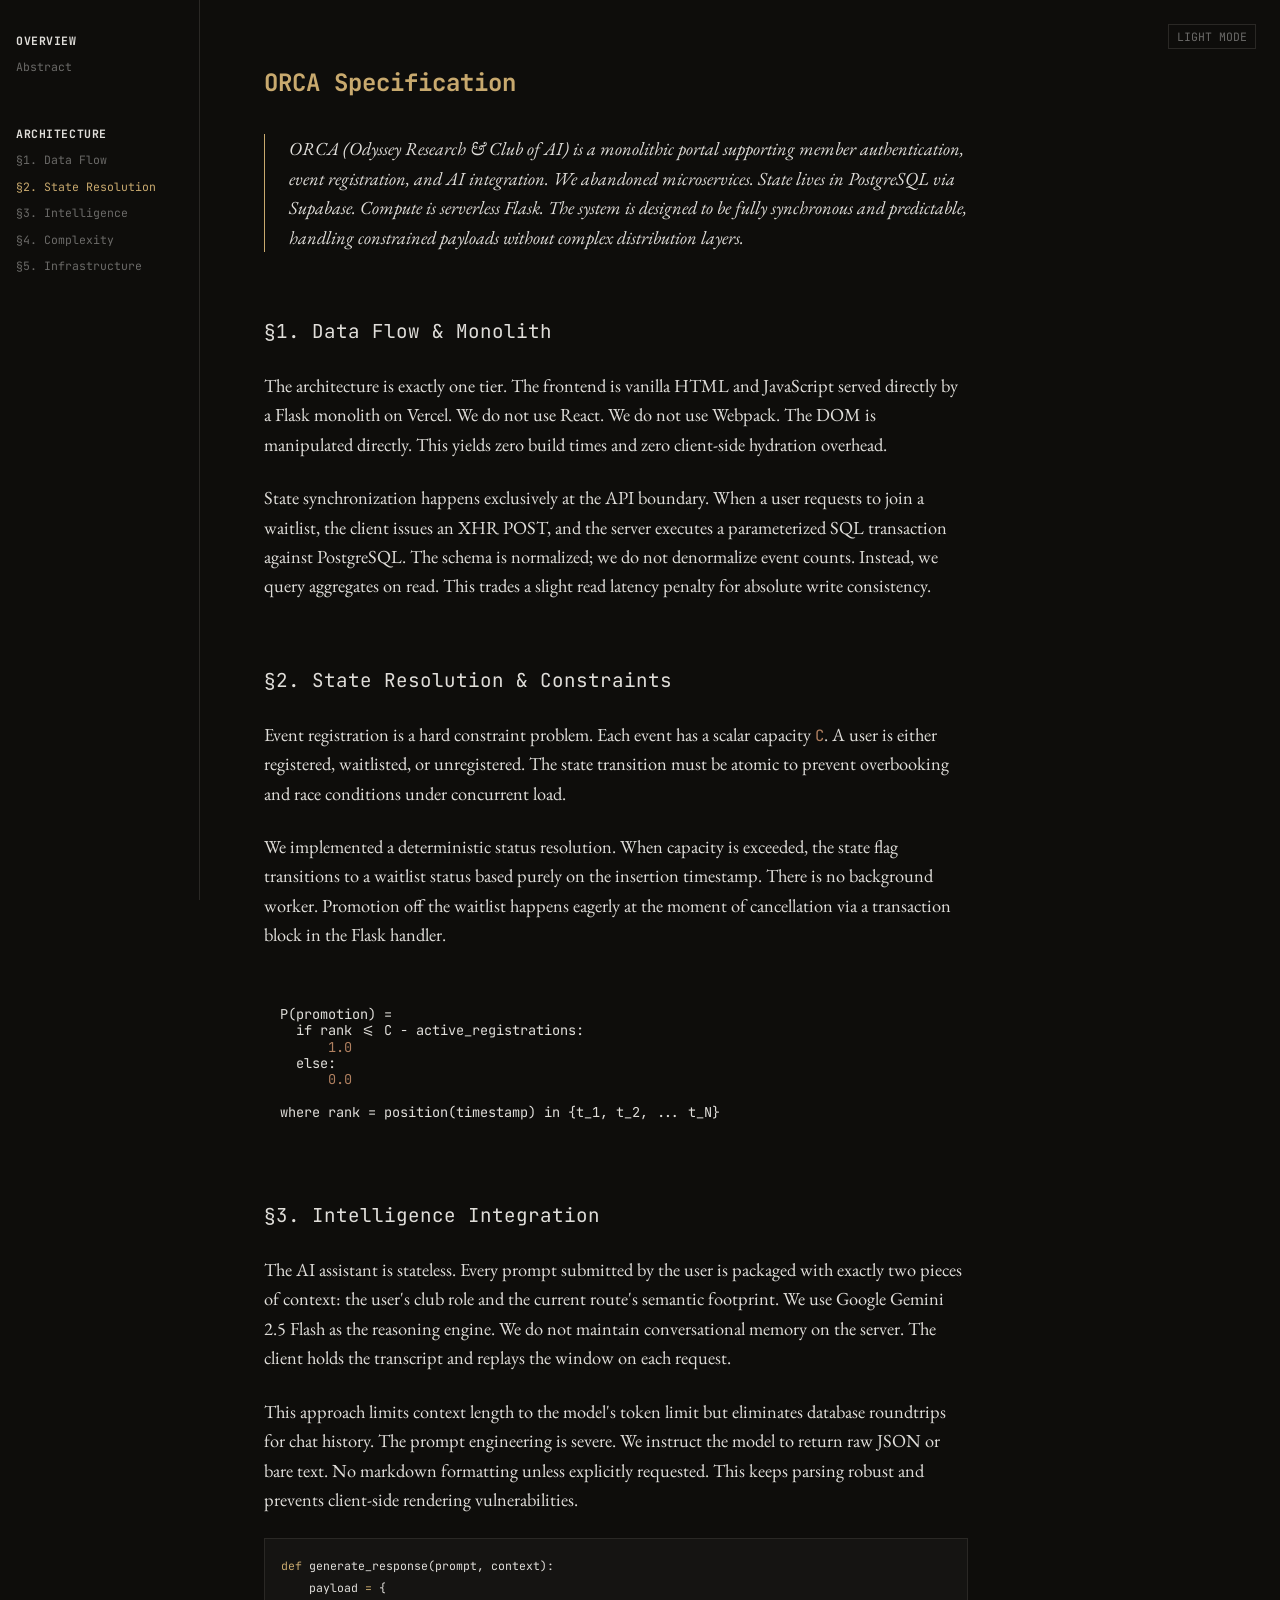
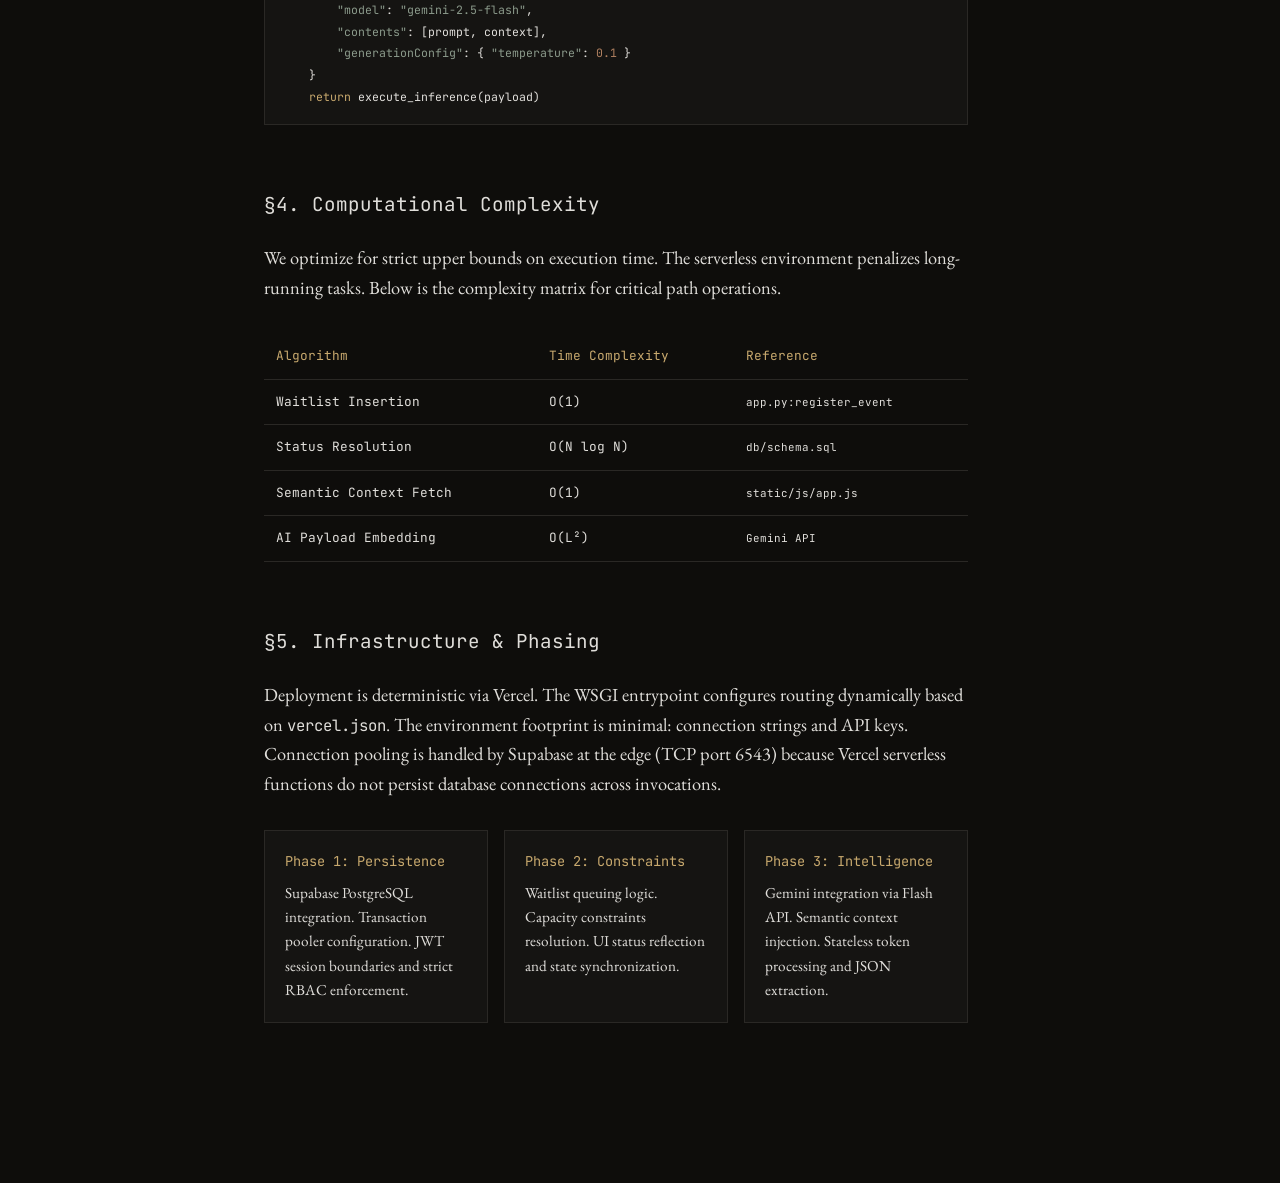
<file: docs/index.html>
<!DOCTYPE html>
<html lang="en" data-theme="dark">
<head>
    <meta charset="UTF-8">
    <meta name="viewport" content="width=device-width, initial-scale=1.0">
    <title>ORCA — Architecture Specification</title>
    <link rel="preconnect" href="https://fonts.googleapis.com">
    <link rel="preconnect" href="https://fonts.gstatic.com" crossorigin>
    <link href="https://fonts.googleapis.com/css2?family=EB+Garamond:ital,wght@0,400;0,600;1,400&family=JetBrains+Mono:wght@400;700&display=swap" rel="stylesheet">
    <style>
        :root {
            --bg-color: #0e0d0b;
            --text-color: #e0deda;
            --accent: #c8a96e;
            --sidebar-w: 200px;
            --muted: #6b6a68;
            --code-bg: #151412;
            --border: #2a2825;
            --card-bg: #151412;
            
            /* Syntax Highlighting */
            --syn-kw: #c8a96e;  /* Amber */
            --syn-str: #8b9a8b; /* Muted Green */
            --syn-num: #b08060; /* Muted Rust */
        }
        
        [data-theme="light"] {
            --bg-color: #f4f1ea;
            --text-color: #1a1a1a;
            --accent: #b08c4e;
            --muted: #888580;
            --code-bg: #e9e6df;
            --border: #d4d0c7;
            --card-bg: #e9e6df;
            --syn-str: #5a6b5a;
        }

        html { scroll-behavior: smooth; }

        * { margin: 0; padding: 0; box-sizing: border-box; }
        
        body {
            font-family: 'EB Garamond', serif;
            background: var(--bg-color);
            color: var(--text-color);
            line-height: 1.6;
            font-size: 1.15rem;
            display: flex;
            transition: background 0s, color 0s;
        }

        a { color: var(--accent); text-decoration: none; }
        a:hover { text-decoration: underline; }

        /* Scroll Progress */
        #scroll-progress {
            position: fixed;
            top: 0; left: 0; height: 2px;
            background: var(--accent);
            width: 0%;
            z-index: 1000;
        }

        /* Sidebar Navigation */
        nav {
            width: var(--sidebar-w);
            position: fixed;
            height: 100vh;
            border-right: 1px solid var(--border);
            padding: 2rem 1rem;
            font-family: 'JetBrains Mono', monospace;
            font-size: 0.72rem;
            display: flex;
            flex-direction: column;
            gap: 1.5rem;
            overflow-y: auto;
        }

        nav a {
            color: var(--muted);
            white-space: nowrap;
            display: block;
            margin-bottom: 0.5rem;
            transition: color 0.1s;
        }
        nav a.active { color: var(--accent); }
        nav a:hover { color: var(--accent); text-decoration: none; }

        .nav-group { margin-bottom: 1rem; }
        .nav-label { 
            text-transform: uppercase; 
            letter-spacing: 0.05em; 
            color: var(--text-color); 
            margin-bottom: 0.5rem; 
            font-weight: 700;
        }

        /* Main Content */
        main {
            margin-left: var(--sidebar-w);
            max-width: 800px;
            padding: 4rem 2rem 8rem 4rem;
        }

        h1 { 
            font-family: 'JetBrains Mono', monospace; 
            font-size: 1.5rem; 
            font-weight: 700; 
            margin-bottom: 2rem; 
            color: var(--accent); 
        }
        
        h2 { 
            font-family: 'JetBrains Mono', monospace; 
            font-size: 1.2rem; 
            margin: 4rem 0 1.5rem 0; 
            font-weight: normal; 
        }
        
        p { margin-bottom: 1.5rem; }

        /* Abstract */
        .abstract {
            border-left: 1px solid var(--accent);
            padding-left: 1.5rem;
            margin-bottom: 3rem;
            font-style: italic;
        }

        /* Math ASCII */
        .math {
            font-family: 'JetBrains Mono', monospace;
            background: transparent;
            color: var(--text-color);
            padding: 1rem;
            margin: 1.5rem 0;
            white-space: pre;
            line-height: 1.2;
            font-size: 0.85rem;
        }

        /* Code Blocks */
        pre {
            background: var(--code-bg);
            border: 1px solid var(--border);
            padding: 1rem;
            font-family: 'JetBrains Mono', monospace;
            font-size: 0.85rem;
            overflow-x: auto;
            margin: 1.5rem 0;
            color: var(--text-color);
        }
        code { font-family: 'JetBrains Mono', monospace; font-size: 0.85em; }
        
        .k { color: var(--syn-kw); } 
        .s { color: var(--syn-str); } 
        .n { color: var(--syn-num); } 

        /* Tables */
        table {
            width: 100%;
            border-collapse: collapse;
            margin: 2rem 0;
            font-family: 'JetBrains Mono', monospace;
            font-size: 0.8rem;
        }
        th, td {
            text-align: left;
            padding: 0.75rem;
            border-bottom: 1px solid var(--border);
        }
        th { color: var(--accent); font-weight: normal; }

        /* Cards Grid */
        .grid {
            display: grid;
            grid-template-columns: repeat(auto-fit, minmax(220px, 1fr));
            gap: 1rem;
            margin: 2rem 0;
        }
        .card {
            border: 1px solid var(--border);
            padding: 1.25rem;
            background: var(--card-bg);
        }
        .card-title {
            font-family: 'JetBrains Mono', monospace;
            font-size: 0.85rem;
            color: var(--accent);
            margin-bottom: 0.5rem;
        }
        .card-body {
            font-size: 0.95rem;
            margin: 0;
        }

        /* Theme Toggle */
        #theme-toggle {
            position: fixed;
            top: 1.5rem;
            right: 1.5rem;
            background: transparent;
            border: 1px solid var(--border);
            color: var(--muted);
            padding: 0.25rem 0.5rem;
            font-family: 'JetBrains Mono', monospace;
            font-size: 0.72rem;
            cursor: pointer;
            z-index: 1000;
        }
        #theme-toggle:hover { color: var(--accent); border-color: var(--accent); }

        /* Responsive Design */
        @media (max-width: 768px) {
            body { flex-direction: column; }
            nav {
                position: relative;
                width: 100%;
                height: auto;
                border-right: none;
                border-bottom: 1px solid var(--border);
                padding: 4rem 1.5rem 1.5rem 1.5rem;
                flex-direction: row;
                flex-wrap: wrap;
                gap: 1.5rem;
            }
            .nav-group { margin-bottom: 0; }
            main {
                margin-left: 0;
                padding: 2rem 1.5rem;
            }
            #theme-toggle {
                top: 1rem;
                right: 1rem;
                background: var(--bg-color);
            }
        }

    </style>
</head>
<body>

    <div id="scroll-progress"></div>
    <button id="theme-toggle">LIGHT MODE</button>

    <nav>
        <div class="nav-group">
            <div class="nav-label">Overview</div>
            <a href="#abstract">Abstract</a>
        </div>
        <div class="nav-group">
            <div class="nav-label">Architecture</div>
            <a href="#s1">§1. Data Flow</a>
            <a href="#s2">§2. State Resolution</a>
            <a href="#s3">§3. Intelligence</a>
            <a href="#s4">§4. Complexity</a>
            <a href="#s5">§5. Infrastructure</a>
        </div>
    </nav>

    <main>
        <h1>ORCA Specification</h1>
        
        <div class="abstract" id="abstract">
            ORCA (Odyssey Research & Club of AI) is a monolithic portal supporting member authentication, event registration, and AI integration. We abandoned microservices. State lives in PostgreSQL via Supabase. Compute is serverless Flask. The system is designed to be fully synchronous and predictable, handling constrained payloads without complex distribution layers.
        </div>

        <h2 id="s1">§1. Data Flow & Monolith</h2>
        <p>The architecture is exactly one tier. The frontend is vanilla HTML and JavaScript served directly by a Flask monolith on Vercel. We do not use React. We do not use Webpack. The DOM is manipulated directly. This yields zero build times and zero client-side hydration overhead.</p>
        <p>State synchronization happens exclusively at the API boundary. When a user requests to join a waitlist, the client issues an XHR POST, and the server executes a parameterized SQL transaction against PostgreSQL. The schema is normalized; we do not denormalize event counts. Instead, we query aggregates on read. This trades a slight read latency penalty for absolute write consistency.</p>

        <h2 id="s2">§2. State Resolution & Constraints</h2>
        <p>Event registration is a hard constraint problem. Each event has a scalar capacity <code><span class="n">C</span></code>. A user is either registered, waitlisted, or unregistered. The state transition must be atomic to prevent overbooking and race conditions under concurrent load.</p>
        <p>We implemented a deterministic status resolution. When capacity is exceeded, the state flag transitions to a waitlist status based purely on the insertion timestamp. There is no background worker. Promotion off the waitlist happens eagerly at the moment of cancellation via a transaction block in the Flask handler.</p>

<div class="math">
P(promotion) = 
  if rank <= C - active_registrations:
      <span class="n">1.0</span>
  else:
      <span class="n">0.0</span>

where rank = position(timestamp) in {t_1, t_2, ... t_N}
</div>

        <h2 id="s3">§3. Intelligence Integration</h2>
        <p>The AI assistant is stateless. Every prompt submitted by the user is packaged with exactly two pieces of context: the user's club role and the current route's semantic footprint. We use Google Gemini 2.5 Flash as the reasoning engine. We do not maintain conversational memory on the server. The client holds the transcript and replays the window on each request.</p>
        <p>This approach limits context length to the model's token limit but eliminates database roundtrips for chat history. The prompt engineering is severe. We instruct the model to return raw JSON or bare text. No markdown formatting unless explicitly requested. This keeps parsing robust and prevents client-side rendering vulnerabilities.</p>

<pre><code><span class="k">def</span> generate_response(prompt, context):
    payload <span class="k">=</span> {
        <span class="s">"model"</span>: <span class="s">"gemini-2.5-flash"</span>,
        <span class="s">"contents"</span>: [prompt, context],
        <span class="s">"generationConfig"</span>: { <span class="s">"temperature"</span>: <span class="n">0.1</span> }
    }
    <span class="k">return</span> execute_inference(payload)</code></pre>

        <h2 id="s4">§4. Computational Complexity</h2>
        <p>We optimize for strict upper bounds on execution time. The serverless environment penalizes long-running tasks. Below is the complexity matrix for critical path operations.</p>

        <table>
            <thead>
                <tr>
                    <th>Algorithm</th>
                    <th>Time Complexity</th>
                    <th>Reference</th>
                </tr>
            </thead>
            <tbody>
                <tr>
                    <td>Waitlist Insertion</td>
                    <td>O(1)</td>
                    <td><code>app.py:register_event</code></td>
                </tr>
                <tr>
                    <td>Status Resolution</td>
                    <td>O(N log N)</td>
                    <td><code>db/schema.sql</code></td>
                </tr>
                <tr>
                    <td>Semantic Context Fetch</td>
                    <td>O(1)</td>
                    <td><code>static/js/app.js</code></td>
                </tr>
                <tr>
                    <td>AI Payload Embedding</td>
                    <td>O(L²)</td>
                    <td><code>Gemini API</code></td>
                </tr>
            </tbody>
        </table>

        <h2 id="s5">§5. Infrastructure & Phasing</h2>
        <p>Deployment is deterministic via Vercel. The WSGI entrypoint configures routing dynamically based on <code>vercel.json</code>. The environment footprint is minimal: connection strings and API keys. Connection pooling is handled by Supabase at the edge (TCP port 6543) because Vercel serverless functions do not persist database connections across invocations.</p>

        <div class="grid">
            <div class="card">
                <div class="card-title">Phase 1: Persistence</div>
                <p class="card-body">Supabase PostgreSQL integration. Transaction pooler configuration. JWT session boundaries and strict RBAC enforcement.</p>
            </div>
            <div class="card">
                <div class="card-title">Phase 2: Constraints</div>
                <p class="card-body">Waitlist queuing logic. Capacity constraints resolution. UI status reflection and state synchronization.</p>
            </div>
            <div class="card">
                <div class="card-title">Phase 3: Intelligence</div>
                <p class="card-body">Gemini integration via Flash API. Semantic context injection. Stateless token processing and JSON extraction.</p>
            </div>
        </div>

    </main>

    <script>
        // Theme Toggle
        const toggleBtn = document.getElementById('theme-toggle');
        const root = document.documentElement;

        const currentTheme = localStorage.getItem('theme') || 'dark';
        root.setAttribute('data-theme', currentTheme);
        toggleBtn.textContent = currentTheme === 'dark' ? 'LIGHT MODE' : 'DARK MODE';

        toggleBtn.addEventListener('click', () => {
            const newTheme = root.getAttribute('data-theme') === 'dark' ? 'light' : 'dark';
            root.setAttribute('data-theme', newTheme);
            localStorage.setItem('theme', newTheme);
            toggleBtn.textContent = newTheme === 'dark' ? 'LIGHT MODE' : 'DARK MODE';
        });

        // Scroll Progress
        const progressBar = document.getElementById('scroll-progress');
        window.addEventListener('scroll', () => {
            const winScroll = document.body.scrollTop || document.documentElement.scrollTop;
            const height = document.documentElement.scrollHeight - document.documentElement.clientHeight;
            const scrolled = (winScroll / height) * 100;
            progressBar.style.width = scrolled + '%';
        });

        // Intersection Observer for Sidebar
        const sections = document.querySelectorAll('h2[id], div[id="abstract"]');
        const navLinks = document.querySelectorAll('nav a');

        const observerOptions = {
            root: null,
            rootMargin: '0px',
            threshold: 0.5
        };

        const observer = new IntersectionObserver((entries) => {
            entries.forEach(entry => {
                if (entry.isIntersecting) {
                    navLinks.forEach(link => {
                        link.classList.remove('active');
                        if (link.getAttribute('href') === '#' + entry.target.id) {
                            link.classList.add('active');
                        }
                    });
                }
            });
        }, observerOptions);

        sections.forEach(section => observer.observe(section));
    </script>
</body>
</html>
</file>
